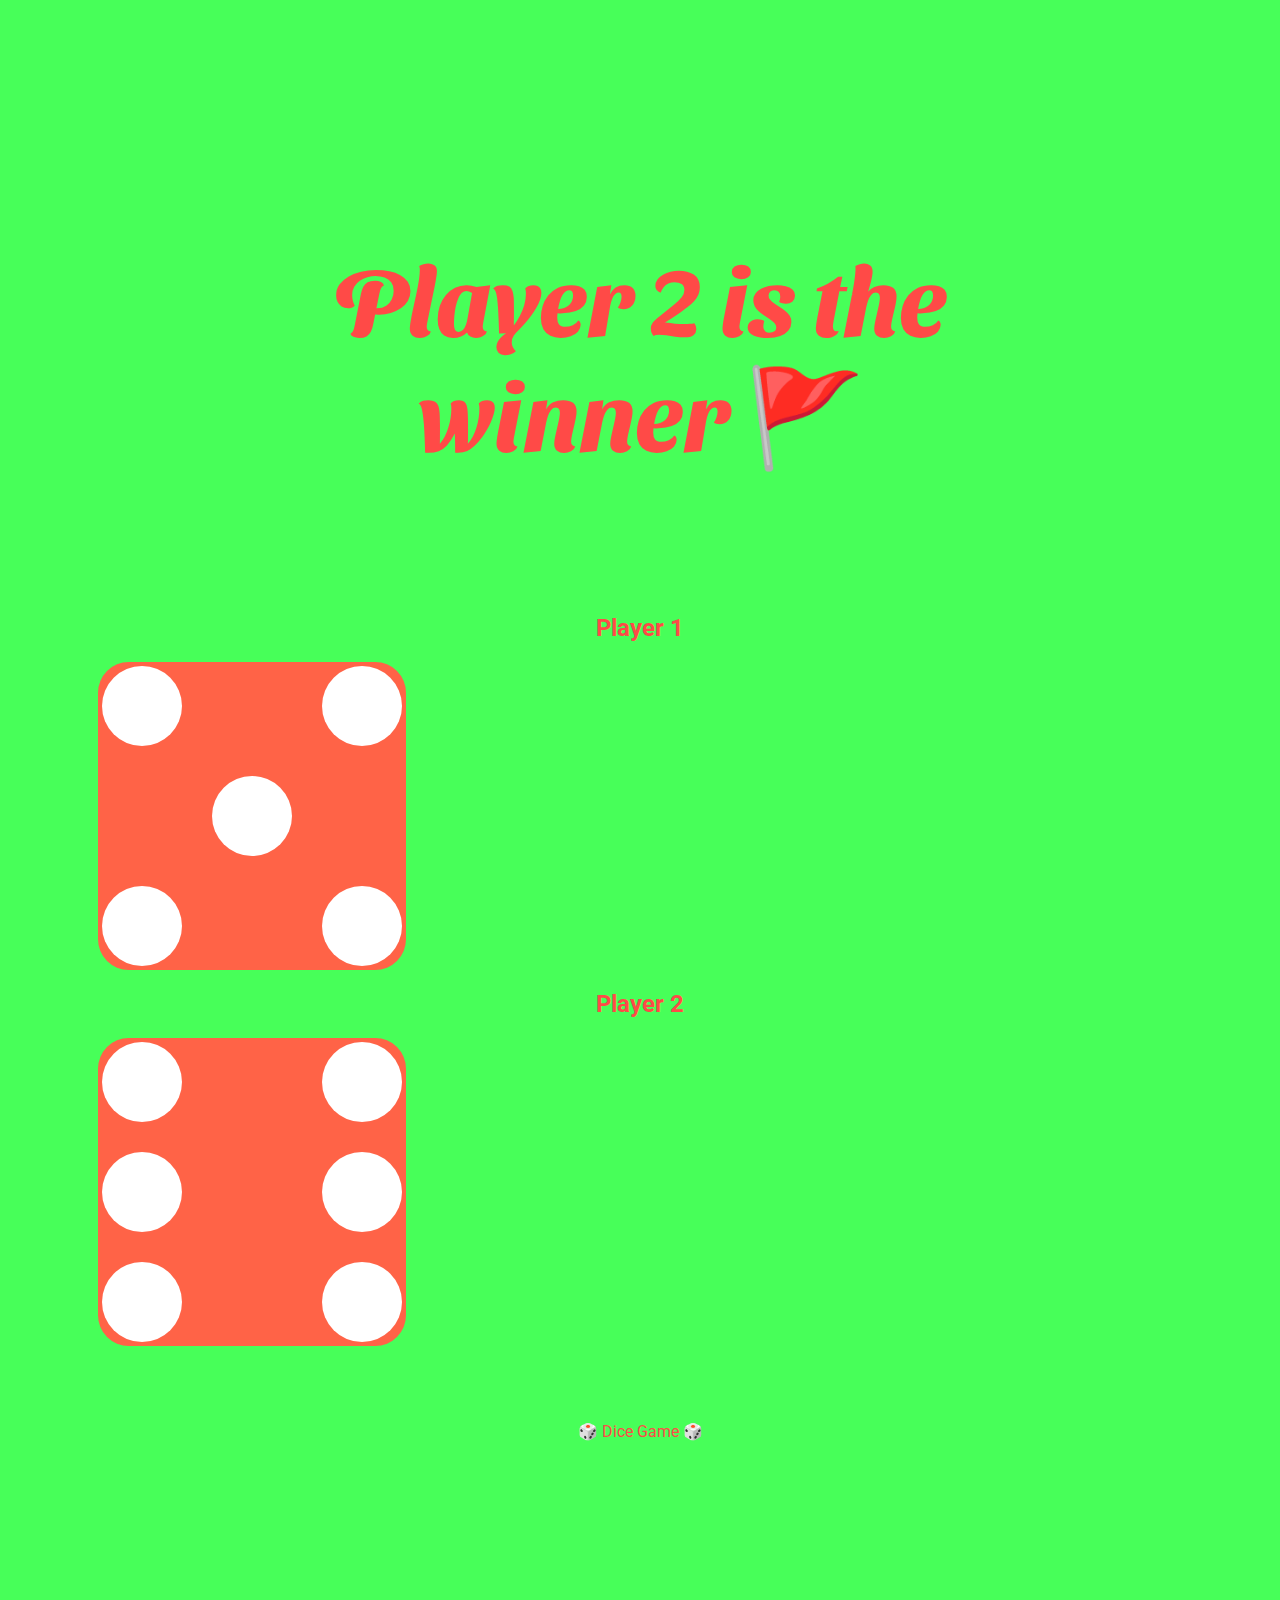
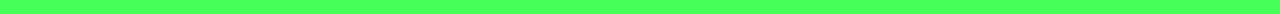
<file: Dice Match/index.html>
<!doctype html>
<html lang="en">

<head>
  <!-- Required meta tags -->
  <meta charset="utf-8">
  <meta name="viewport" content="width=device-width, initial-scale=1, shrink-to-fit=no">
  <!-- Bootstrap CSS -->
  <link rel="stylesheet" href="https://cdn.jsdelivr.net/npm/bootstrap@4.5.3/dist/css/bootstrap.min.css" integrity="sha384-TX8t27EcRE3e/ihU7zmQxVncDAy5uIKz4rEkgIXeMed4M0jlfIDPvg6uqKI2xXr2" crossorigin="anonymous">
  <link rel="stylesheet" href="styles.css">
  <link href="https://fonts.googleapis.com/css2?family=Roboto&family=Sansita+Swashed:wght@600;800&display=swap" rel="stylesheet">
  <title>Dice Game</title>
</head>

<body>
  <h1>Refresh me!</h1>
  <div class="row">
    <div class="col-3"></div>
    <div id="Player1" class="col-3">
      <h2>Player 1</h2>
      <div id="1" class="dice first-face"> <span class="dot"> </span>
      </div>
      <div id="2" class="dice second-face"> <span class="dot"> </span>
        <span class="dot"> </span>
      </div>
      <div id="3" class="dice third-face"> <span class="dot"> </span>
        <span class="dot"> </span>
        <span class="dot"> </span>
      </div>
      <div id="4" class="dice fourth-face">
        <div class="column"> <span class="dot"></span>
          <span class="dot"></span>
        </div>
        <div class="column"> <span class="dot"></span>
          <span class="dot"></span>
        </div>
      </div>
      <div id="5" class="dice fifth-face ">
        <div class="column"> <span class="dot"></span>
          <span class="dot"></span>
        </div>
        <div class="column"> <span class="dot"></span>
        </div>
        <div class="column"> <span class="dot"></span>
          <span class="dot"></span>
        </div>
      </div>
      <div id="6" class="dice fourth-face">
        <div class="column"> <span class="dot"></span>
          <span class="dot"></span>
          <span class="dot"></span>
        </div>
        <div class="column"> <span class="dot"></span>
          <span class="dot"></span>
          <span class="dot"></span>
        </div>
      </div>
    </div>
    <div id="Player2" class="col-3">
      <h2>Player 2</h2>
      <div id="1" class="dice first-face"> <span class="dot"> </span>
      </div>
      <div id="2" class="dice second-face"> <span class="dot"> </span>
        <span class="dot"> </span>
      </div>
      <div id="3" class="dice third-face"> <span class="dot"> </span>
        <span class="dot"> </span>
        <span class="dot"> </span>
      </div>
      <div id="4" class="dice fourth-face">
        <div class="column"> <span class="dot"></span>
          <span class="dot"></span>
        </div>
        <div class="column"> <span class="dot"></span>
          <span class="dot"></span>
        </div>
      </div>
      <div id="5" class="dice fifth-face ">
        <div class="column"> <span class="dot"></span>
          <span class="dot"></span>
        </div>
        <div class="column"> <span class="dot"></span>
        </div>
        <div class="column"> <span class="dot"></span>
          <span class="dot"></span>
        </div>
      </div>
      <div id="6" class="dice fourth-face">
        <div class="column"> <span class="dot"></span>
          <span class="dot"></span>
          <span class="dot"></span>
        </div>
        <div class="column"> <span class="dot"></span>
          <span class="dot"></span>
          <span class="dot"></span>
        </div>
      </div>
    </div>
    <div class="col-3"></div>
  </div>
  <!-- Optional JavaScript; choose one of the two! -->
  <!-- Option 1: jQuery and Bootstrap Bundle (includes Popper) -->
  <script src="https://code.jquery.com/jquery-3.5.1.slim.min.js" integrity="sha384-DfXdz2htPH0lsSSs5nCTpuj/zy4C+OGpamoFVy38MVBnE+IbbVYUew+OrCXaRkfj" crossorigin="anonymous"></script>
  <script src="https://cdn.jsdelivr.net/npm/bootstrap@4.5.3/dist/js/bootstrap.bundle.min.js" integrity="sha384-ho+j7jyWK8fNQe+A12Hb8AhRq26LrZ/JpcUGGOn+Y7RsweNrtN/tE3MoK7ZeZDyx" crossorigin="anonymous"></script>
  <script src="index.js"></script>
  <!-- Option 2: jQuery, Popper.js, and Bootstrap JS
    <script src="https://code.jquery.com/jquery-3.5.1.slim.min.js" integrity="sha384-DfXdz2htPH0lsSSs5nCTpuj/zy4C+OGpamoFVy38MVBnE+IbbVYUew+OrCXaRkfj" crossorigin="anonymous"></script>
    <script src="https://cdn.jsdelivr.net/npm/popper.js@1.16.1/dist/umd/popper.min.js" integrity="sha384-9/reFTGAW83EW2RDu2S0VKaIzap3H66lZH81PoYlFhbGU+6BZp6G7niu735Sk7lN" crossorigin="anonymous"></script>
    <script src="https://cdn.jsdelivr.net/npm/bootstrap@4.5.3/dist/js/bootstrap.min.js" integrity="sha384-w1Q4orYjBQndcko6MimVbzY0tgp4pWB4lZ7lr30WKz0vr/aWKhXdBNmNb5D92v7s" crossorigin="anonymous"></script>
    -->
</body>
      <footer>
         🎲 Dice Game 🎲 
      </footer>
</html>
</file>
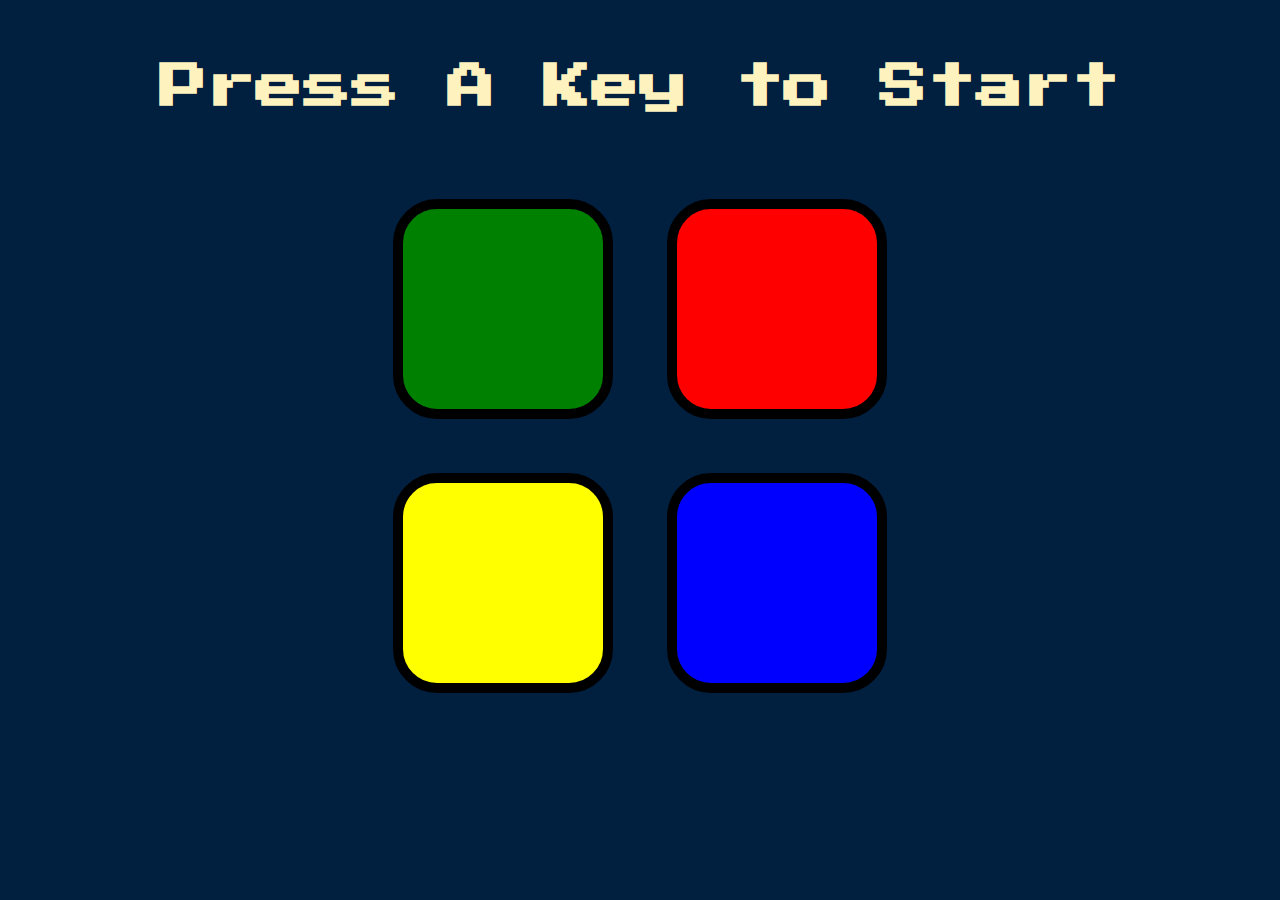
<file: Simon-Game/index.html>
<!DOCTYPE html>
<html lang="en" dir="ltr">

<head>
  <meta charset="utf-8">
  <title>Simon - Antonio</title>
  <link rel="stylesheet" href="styles.css">
  <link href="https://fonts.googleapis.com/css?family=Press+Start+2P" rel="stylesheet">
</head>

<body>
  <h1 id="level-title">Press A Key to Start</h1>
  <div class="container">
    <div lass="row">

      <div type="button" id="green" class="btn green">

      </div>

      <div type="button" id="red" class="btn red">

      </div>
    </div>

    <div class="row">

      <div type="button" id="yellow" class="btn yellow">

      </div>
      <div type="button" id="blue" class="btn blue">

      </div>

    </div>

  </div>

  <script src="https://ajax.googleapis.com/ajax/libs/jquery/3.5.1/jquery.min.js"></script>
  <script src="index.js" charset="utf-8"></script>
</body>

</html>
</file>
<file: Dice Match/styles.css>
body {
	text-align: center;
	background-color:#47ff59;
	color:#ff4a47;
	font-family: 'Roboto', sans-serif;
	padding: 7%;
}
footer {
	text-align: center;
	background-color:#47ff59;
	color:#ff4a47;
	font-family: 'Roboto', sans-serif;
	padding: 7%;
}

h1 {
	font-size:6rem;
	font-family: 'Sansita Swashed', cursive;
	padding: 7%;

}

.dice {  
    padding: 4px;  
    background-color: tomato;  
    width: 300px;  
    height: 300px;  
    border-radius: 10%;
}

.dot {
display: block;
   width: 80px;
   height: 80px;
   border-radius: 50%;
   background-color:white;
}

.first-face{
	display:flex;
	justify-content:center;
	align-items:center;
}

.second-face{
	display:flex;
	justify-content: space-between;
}
.second-face .dot:nth-of-type(2){
	align-self: flex-end;
}



.third-face{
	display:flex;
	justify-content: space-between;
}
.third-face .dot:nth-of-type(2){
	align-self: center;
}
.third-face .dot:nth-of-type(3){
	align-self: flex-end;
}


.fourth-face {
display: flex;
justify-content: space-between;
}

.fourth-face .column {
display: flex;
  flex-direction: column;
  justify-content: space-between;
}

.fifth-face {
display: flex;
justify-content: space-between;
}

.fifth-face .column {
	display: flex;
  flex-direction: column;
  justify-content: space-between;
}

.fifth-face .column:nth-of-type(2){
	align-self:center;
}

.displayNone {
	display:none;
}
</file>
<file: Simon-Game/styles.css>
body {
  text-align: center;
  background-color: #011F3F;
}

#level-title {
  font-family: 'Press Start 2P', cursive;
  font-size: 3rem;
  margin:  5%;
  color: #FEF2BF;
}

.container {
  display: block;
  width: 50%;
  margin: auto;

}

.btn {
  margin: 25px;
  display: inline-block;
  height: 200px;
  width: 200px;
  border: 10px solid black;
  border-radius: 20%;
}

.game-over {
  background-color: red;
  opacity: 0.8;
}

.red {
  background-color: red;
}

.green {
  background-color: green;
}

.blue {
  background-color: blue;
}

.yellow {
  background-color: yellow;
}

.pressed {
  box-shadow: 0 0 20px white;
  background-color: grey;
}
</file>
